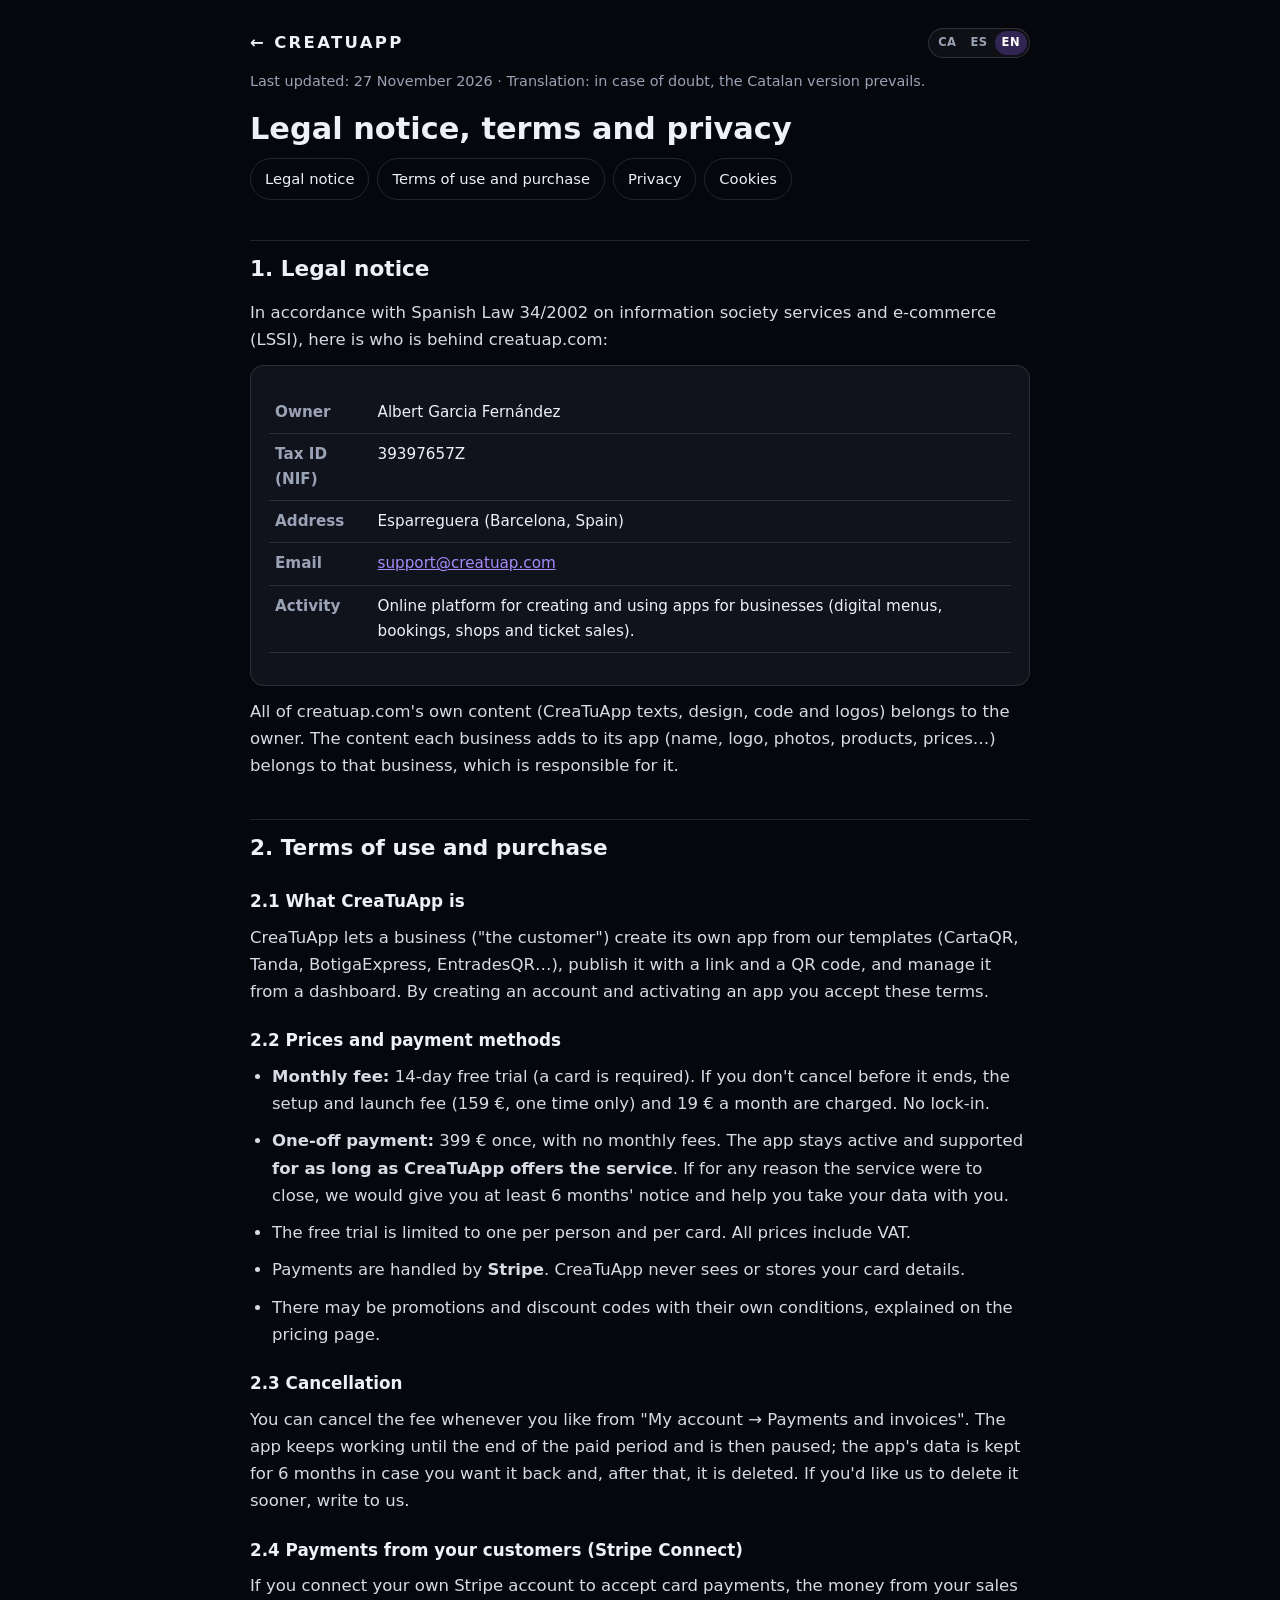
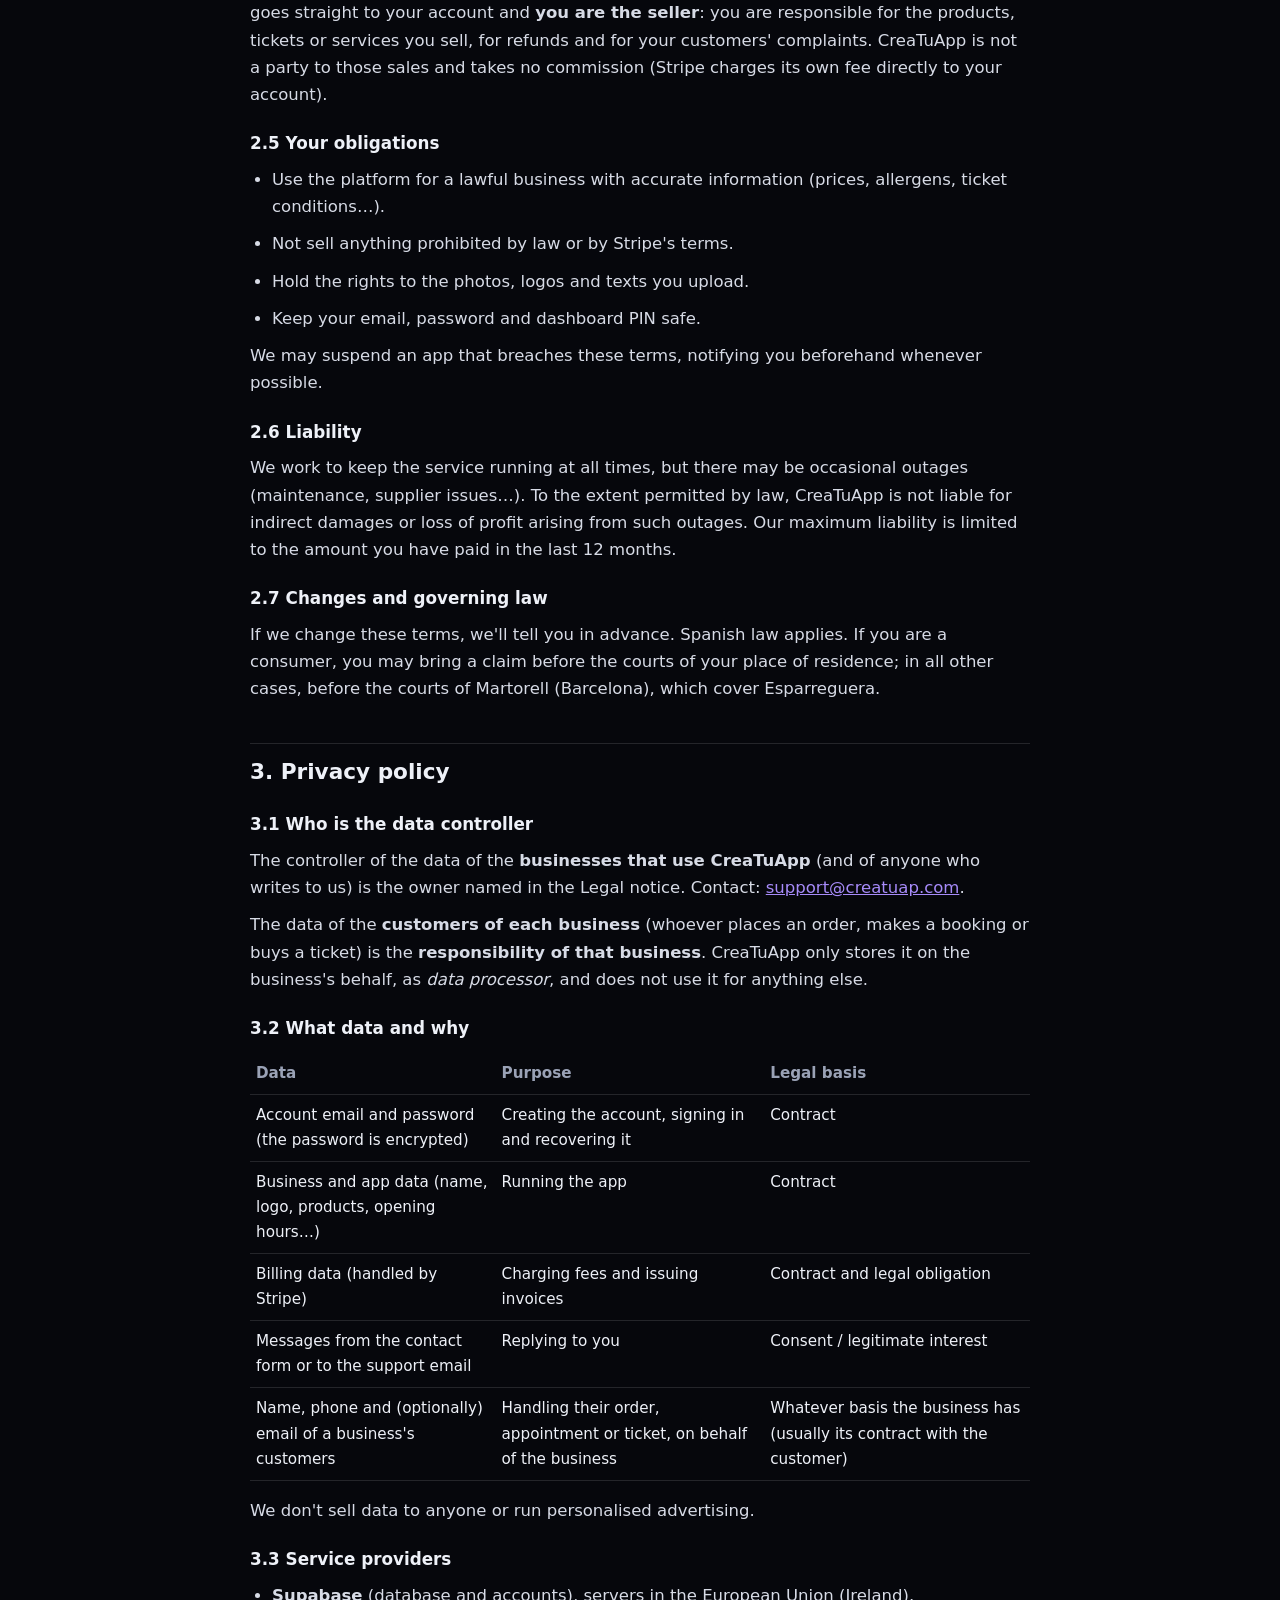
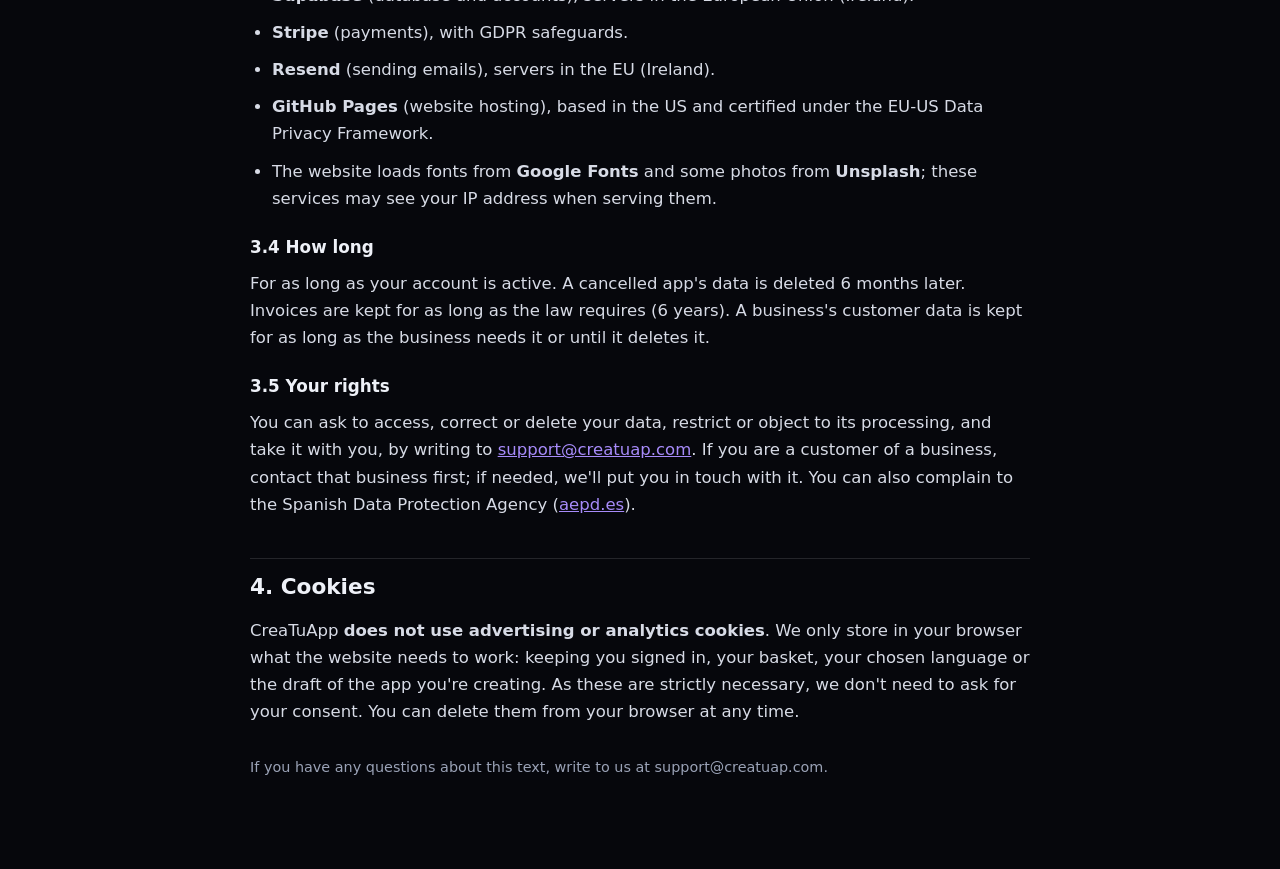
<file: legal/index.html>
<!doctype html>
<html lang="ca">
<head>
<meta charset="utf-8">
<meta name="viewport" content="width=device-width, initial-scale=1">
<title>Avís legal, condicions i privacitat · CreaTuApp</title>
<meta name="theme-color" content="#06070c">
<link rel="icon" href="../favicon.svg" type="image/svg+xml">
<script src="../i18n/core.js?v=6087a0f"></script>
<script src="../i18n/legal.js?v=6087a0f"></script>
<style>
  :root { color-scheme: dark; --bg: #06070c; --card: #10121c; --text: #eef1f8; --muted: #9aa2b6; --border: rgba(255,255,255,.12); --brand: #a78bfa; }
  * { box-sizing: border-box; margin: 0; padding: 0; }
  body { font-family: system-ui, -apple-system, 'Segoe UI', sans-serif; background: var(--bg); color: var(--text); line-height: 1.65; font-size: 16.5px; }
  .wrap { max-width: 820px; margin: 0 auto; padding: 28px 20px 80px; }
  a { color: var(--brand); }
  .top { display: flex; justify-content: space-between; align-items: center; margin-bottom: 26px; }
  .top a.home { color: var(--text); text-decoration: none; font-weight: 700; letter-spacing: .14em; }
  nav.toc { display: flex; gap: 8px; flex-wrap: wrap; margin: 10px 0 30px; }
  nav.toc a { padding: 8px 14px; border: 1px solid var(--border); border-radius: 999px; text-decoration: none; color: var(--text); font-size: .92rem; }
  h1 { font-size: 1.9rem; line-height: 1.2; }
  h2 { font-size: 1.35rem; margin: 40px 0 12px; padding-top: 10px; border-top: 1px solid var(--border); }
  h3 { font-size: 1.05rem; margin: 22px 0 8px; }
  p, li { color: #d7dbe6; margin-bottom: 10px; }
  ul { padding-left: 22px; }
  .fill { background: rgba(251,191,36,.18); color: #fcd34d; padding: 1px 6px; border-radius: 6px; font-weight: 700; }
  .card { background: var(--card); border: 1px solid var(--border); border-radius: 14px; padding: 16px 18px; margin: 12px 0; }
  table { width: 100%; border-collapse: collapse; margin: 10px 0 16px; font-size: .95rem; }
  td, th { border-bottom: 1px solid var(--border); padding: 8px 6px; text-align: left; vertical-align: top; }
  th { color: var(--muted); font-weight: 600; }
  .muted { color: var(--muted); font-size: .9rem; }
</style>
</head>
<body><div class="wrap">
<div class="top"><a class="home" href="/">← CREATUAPP</a><div id="langs"></div></div>
<p class="muted" style="margin:-14px 0 18px">Última actualització: 27 de novembre de 2026</p>
<h1>Avís legal, condicions i privacitat</h1>
<nav class="toc"><a href="#avis-legal">Avís legal</a><a href="#condicions">Condicions d'ús i contractació</a><a href="#privacitat">Privacitat</a><a href="#cookies">Cookies</a></nav>

<!-- ============================================================ AVÍS LEGAL -->
<h2 id="avis-legal">1. Avís legal</h2>
<p>En compliment de la Llei 34/2002, de serveis de la societat de la informació i de comerç electrònic (LSSI), t'informem de qui hi ha darrere de creatuap.com:</p>
<div class="card"><table>
  <tr><th>Titular</th><td>Albert Garcia Fernández</td></tr>
  <tr><th>NIF</th><td>39397657Z</td></tr>
  <tr><th>Domicili</th><td>Esparreguera (Barcelona)</td></tr>
  <tr><th>Correu</th><td><a href="mailto:support@creatuap.com">support@creatuap.com</a></td></tr>
  <tr><th>Activitat</th><td>Plataforma en línia per crear i fer servir apps per a negocis (cartes digitals, reserves, botigues i venda d'entrades).</td></tr>
</table></div>
<p>Tots els continguts propis de creatuap.com (textos, disseny, codi i logotips de CreaTuApp) són del titular. Els continguts que cada negoci posa a la seva app (nom, logo, fotos, productes, preus…) són del negoci, que en respon.</p>

<!-- ============================================================ CONDICIONS -->
<h2 id="condicions">2. Condicions d'ús i contractació</h2>
<h3>2.1 Què és CreaTuApp</h3>
<p>CreaTuApp permet a un negoci («el client») crear la seva pròpia app a partir de les nostres plantilles (CartaQR, Tanda, BotigaExpress, EntradesQR…), publicar-la amb un enllaç i un QR, i gestionar-la des d'un panell. En crear un compte i activar una app acceptes aquestes condicions.</p>
<h3>2.2 Preus i formes de pagament</h3>
<ul>
  <li><b>Quota mensual:</b> 14 dies de prova gratuïta (cal posar una targeta). Si no cancel·les abans que s'acabin, es cobra el desenvolupament i posada en marxa (159 €, una sola vegada) i 19 € al mes. Sense permanència.</li>
  <li><b>Pagament únic:</b> 399 € una sola vegada, sense quotes. L'app es manté activa i amb suport <b>mentre CreaTuApp ofereixi el servei</b>. Si per qualsevol motiu el servei es tanqués, t'avisaríem amb un mínim de 6 mesos d'antelació i t'ajudaríem a endur-te les teves dades.</li>
  <li>La prova gratuïta és una per persona i per targeta. Tots els preus inclouen l'IVA.</li>
  <li>Els pagaments els gestiona <b>Stripe</b>. CreaTuApp no veu ni guarda mai les dades de la teva targeta.</li>
  <li>Hi pot haver promocions i codis de descompte amb les seves pròpies condicions, que s'expliquen a la pàgina de preus.</li>
</ul>
<h3>2.3 Cancel·lació i baixa</h3>
<p>Pots cancel·lar la quota quan vulguis des de «El meu compte → Pagaments i factures». L'app continua funcionant fins al final del període pagat i després es posa en pausa; les dades de l'app es guarden 6 mesos per si la vols recuperar i, passat aquest temps, s'esborren. Si vols que les esborrem abans, escriu-nos.</p>
<h3>2.4 Cobraments dels teus clients (Stripe Connect)</h3>
<p>Si connectes el teu propi compte de Stripe per cobrar amb targeta, els diners de les vendes van directament al teu compte i <b>tu ets el venedor</b>: respons dels productes, entrades o serveis que vens, de les devolucions i de les reclamacions dels teus clients. CreaTuApp no forma part d'aquestes vendes i no s'hi queda cap comissió (Stripe cobra la seva directament al teu compte).</p>
<h3>2.5 Què has de complir</h3>
<ul>
  <li>Fer servir la plataforma per a un negoci legal i amb informació veraç (preus, al·lèrgens, condicions de les entrades…).</li>
  <li>No vendre res prohibit per la llei ni per les condicions de Stripe.</li>
  <li>Tenir drets sobre les fotos, logos i textos que pugis.</li>
  <li>Guardar bé el teu correu, la contrasenya i el PIN del panell.</li>
</ul>
<p>Podem suspendre una app que incompleixi aquestes condicions, avisant-te abans sempre que sigui possible.</p>
<h3>2.6 Responsabilitat</h3>
<p>Treballem perquè el servei funcioni sempre, però pot haver-hi aturades puntuals (manteniment, problemes dels proveïdors…). CreaTuApp no respon dels danys indirectes ni del lucre cessant derivats d'aquestes aturades, en la mesura que ho permeti la llei. La nostra responsabilitat màxima es limita a l'import que hagis pagat els últims 12 mesos.</p>
<h3>2.7 Canvis i llei aplicable</h3>
<p>Si canviem aquestes condicions, t'ho direm amb antelació. S'apliquen les lleis espanyoles. Si ets consumidor, pots reclamar als jutjats del teu domicili; en la resta de casos, als de Martorell (Barcelona), que corresponen a Esparreguera.</p>

<!-- ============================================================ PRIVACITAT -->
<h2 id="privacitat">3. Política de privacitat</h2>
<h3>3.1 Qui és el responsable</h3>
<p>El responsable de les dades dels <b>negocis que fan servir CreaTuApp</b> (i de qui ens escriu) és el titular indicat a l'Avís legal. Contacte: <a href="mailto:support@creatuap.com">support@creatuap.com</a>.</p>
<p>Les dades dels <b>clients de cada negoci</b> (qui fa una comanda, una reserva o compra una entrada) són <b>responsabilitat del negoci</b>. CreaTuApp només les guarda per compte seu, com a <i>encarregat del tractament</i>, i no les fa servir per a res més.</p>
<h3>3.2 Quines dades i per a què</h3>
<table>
  <tr><th>Dades</th><th>Per a què</th><th>Base legal</th></tr>
  <tr><td>Correu i contrasenya del compte (la contrasenya, xifrada)</td><td>Crear el compte, entrar-hi i recuperar-lo</td><td>Contracte</td></tr>
  <tr><td>Dades del negoci i de l'app (nom, logo, productes, horaris…)</td><td>Fer funcionar l'app</td><td>Contracte</td></tr>
  <tr><td>Dades de facturació (les gestiona Stripe)</td><td>Cobrar les quotes i fer les factures</td><td>Contracte i obligació legal</td></tr>
  <tr><td>Missatges del formulari de contacte o al correu de suport</td><td>Respondre't</td><td>Consentiment / interès legítim</td></tr>
  <tr><td>Nom, telèfon i (opcional) correu dels clients d'un negoci</td><td>Gestionar la seva comanda, cita o entrada, per encàrrec del negoci</td><td>La que tingui el negoci (normalment, el contracte amb el seu client)</td></tr>
</table>
<p>No venem dades a ningú ni fem publicitat personalitzada.</p>
<h3>3.3 Proveïdors que ens ajuden</h3>
<ul>
  <li><b>Supabase</b> (base de dades i comptes), servidors a la Unió Europea (Irlanda).</li>
  <li><b>Stripe</b> (pagaments), amb garanties del RGPD.</li>
  <li><b>Resend</b> (enviament de correus), servidors a la UE (Irlanda).</li>
  <li><b>GitHub Pages</b> (allotjament de la web), amb seu als EUA i adherit al marc UE-EUA de privacitat de dades.</li>
  <li>La web carrega tipografies de <b>Google Fonts</b> i algunes fotos d'<b>Unsplash</b>; aquests serveis poden veure la teva adreça IP en servir-les.</li>
</ul>
<h3>3.4 Quant de temps</h3>
<p>Mentre tinguis el compte actiu. Les dades d'una app cancel·lada s'esborren 6 mesos després. Les factures es guarden el temps que obliga la llei (6 anys). Les dades dels clients d'un negoci es guarden mentre el negoci les necessiti o fins que les esborri.</p>
<h3>3.5 Els teus drets</h3>
<p>Pots demanar accedir a les teves dades, corregir-les, esborrar-les, limitar-ne o oposar-te al tractament i endur-te-les, escrivint a <a href="mailto:support@creatuap.com">support@creatuap.com</a>. Si ets client d'un negoci, adreça't primer al negoci; si cal, et posarem en contacte amb ell. També pots reclamar a l'Agència Espanyola de Protecció de Dades (<a href="https://www.aepd.es" rel="noopener">aepd.es</a>).</p>

<!-- ============================================================ COOKIES -->
<h2 id="cookies">4. Cookies</h2>
<p>CreaTuApp <b>no fa servir cookies de publicitat ni d'analítica</b>. Només guardem al teu navegador el que cal perquè la web funcioni: mantenir la sessió oberta, el contingut de la cistella, l'idioma triat o l'esborrany de l'app que estàs creant. Com que són imprescindibles, no cal demanar-te permís. Les pots esborrar quan vulguis des del teu navegador.</p>
<p class="muted" style="margin-top:30px">Si tens qualsevol dubte sobre aquest text, escriu-nos a support@creatuap.com.</p>
</div>
<script>i18nStart();</script>
</body>
</html>
</file>
